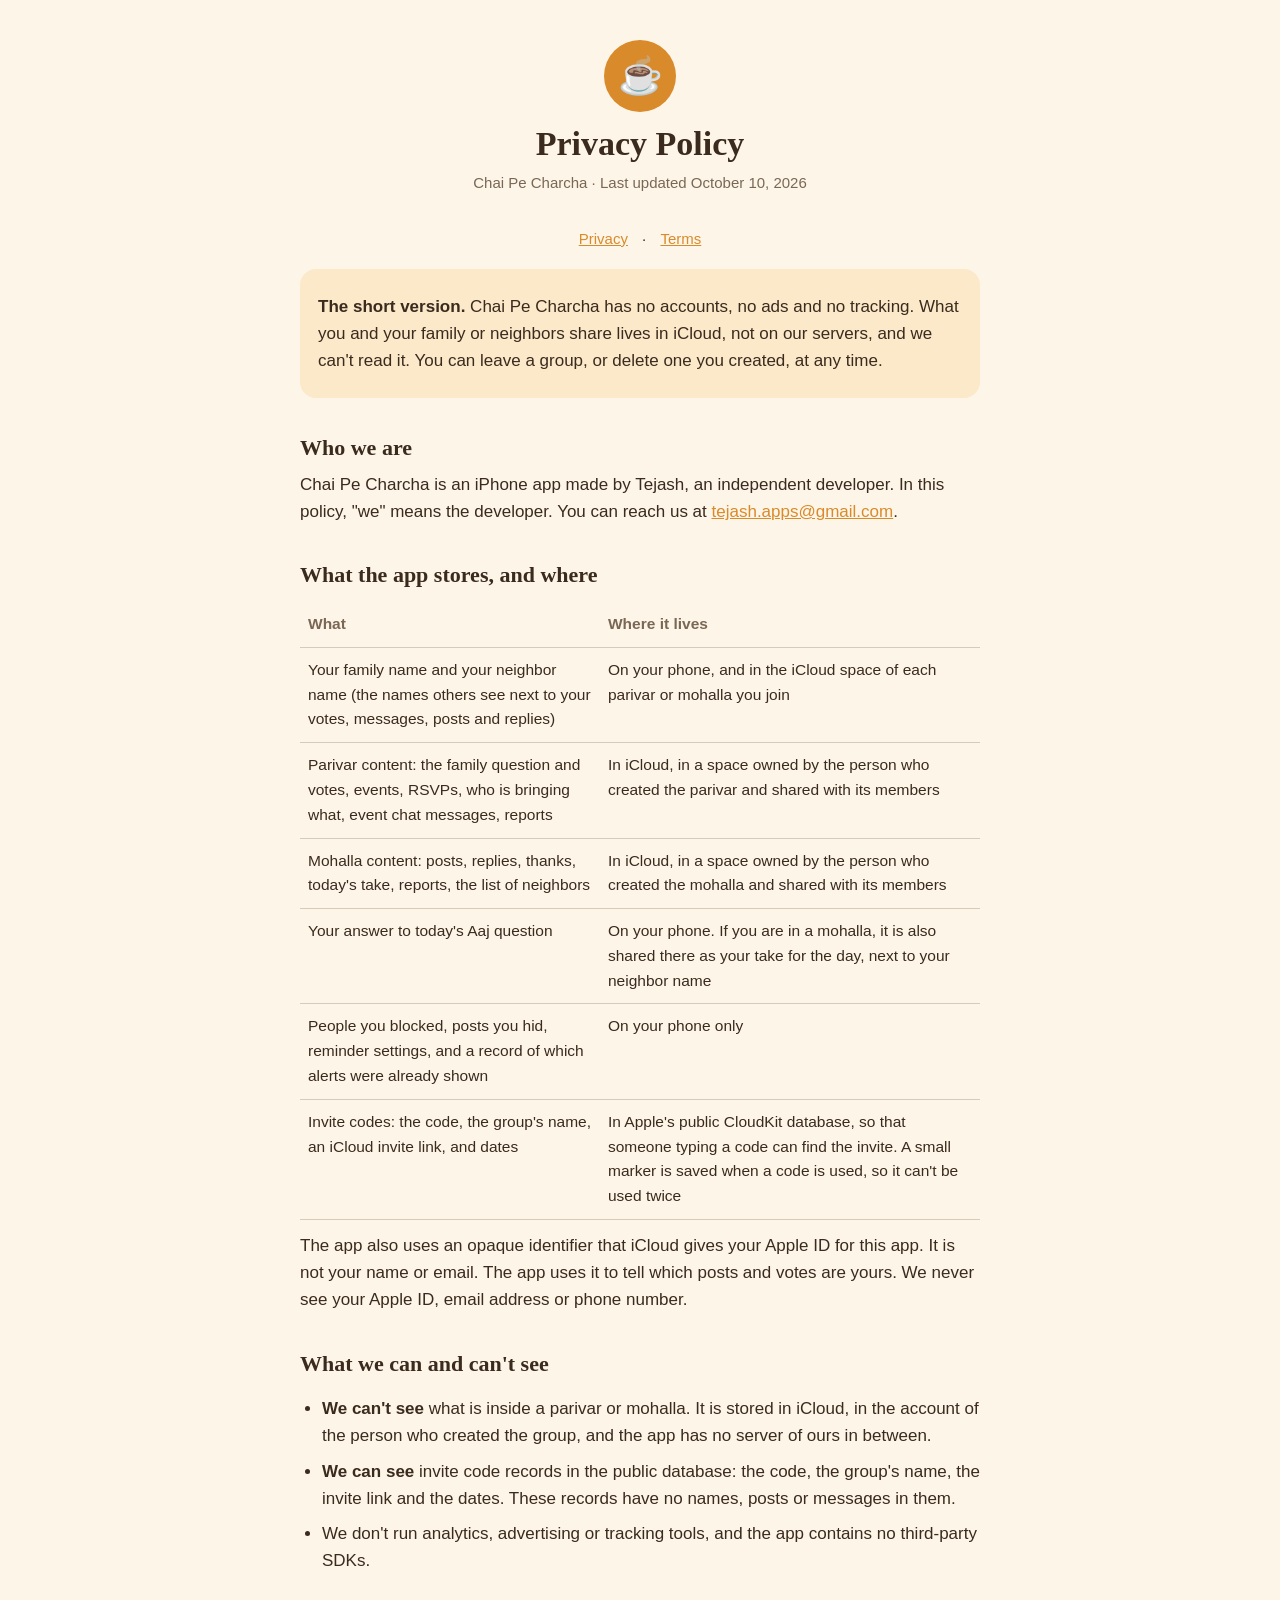
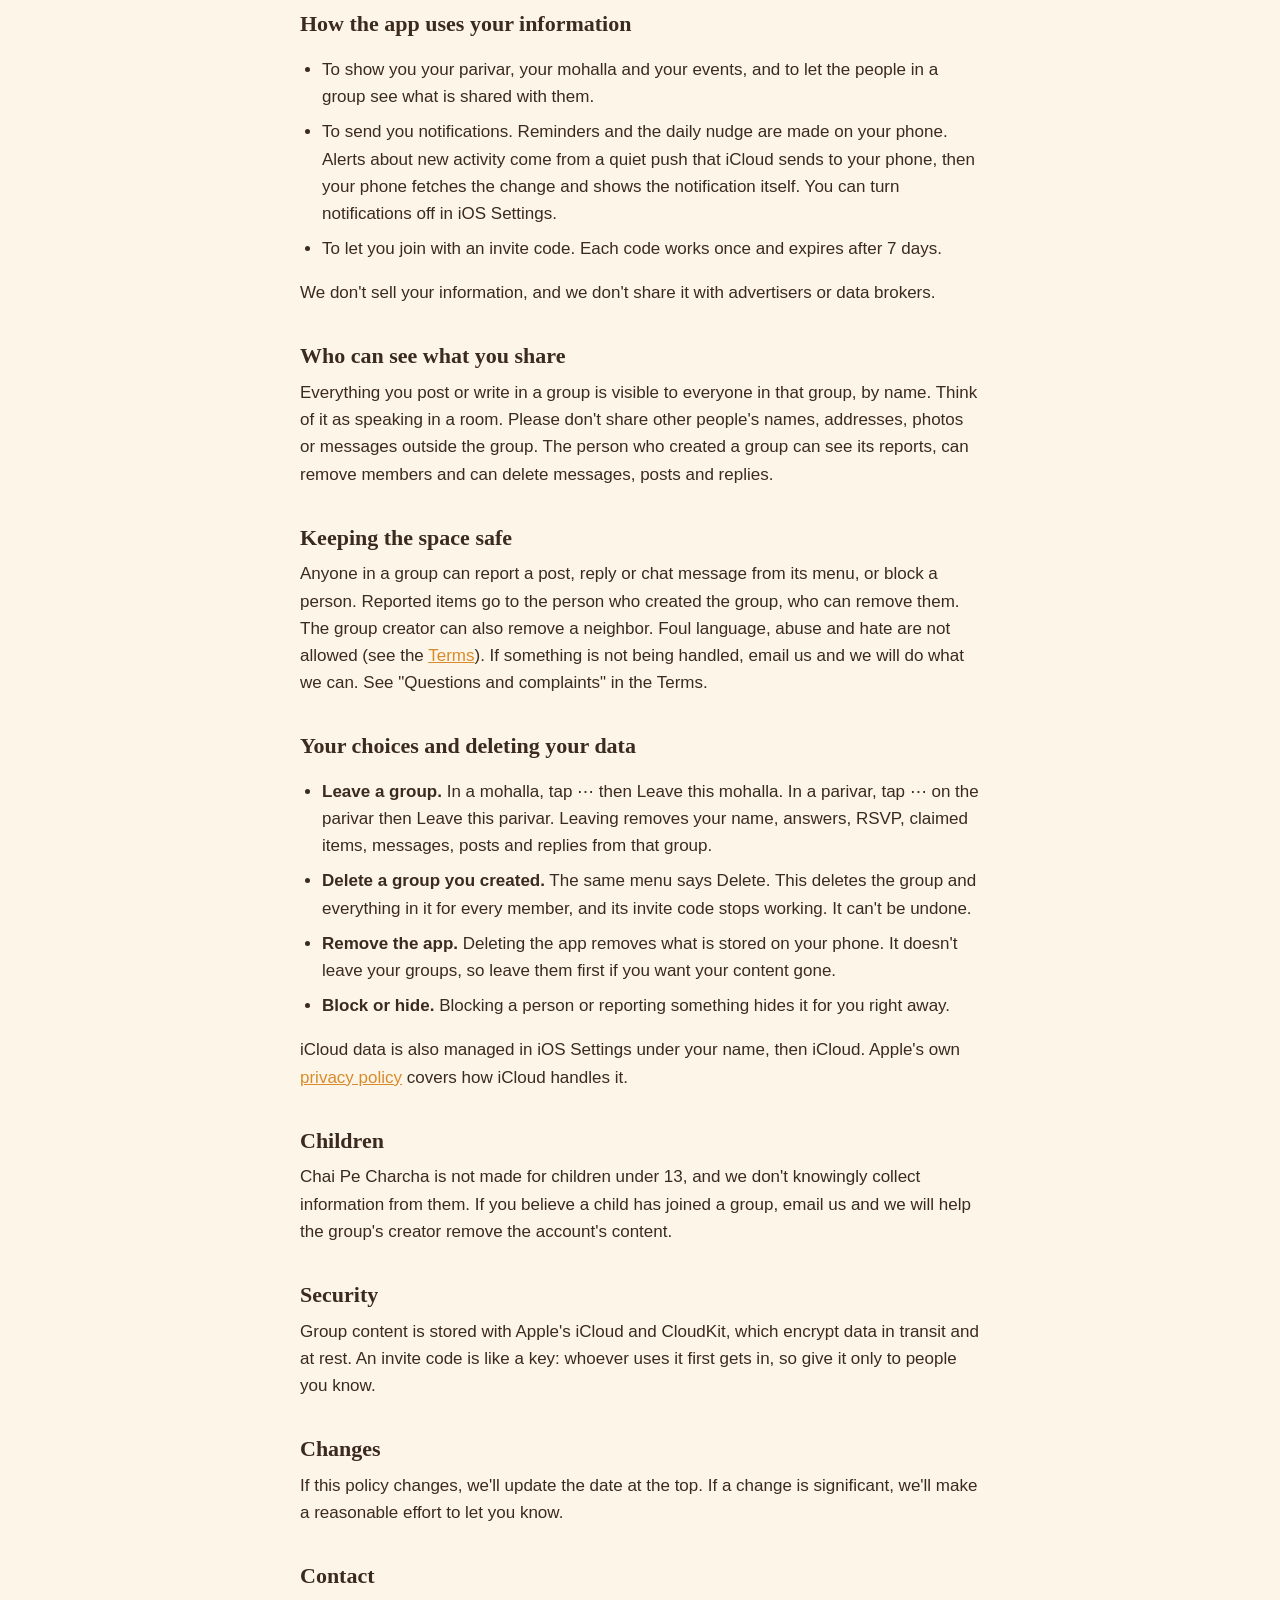
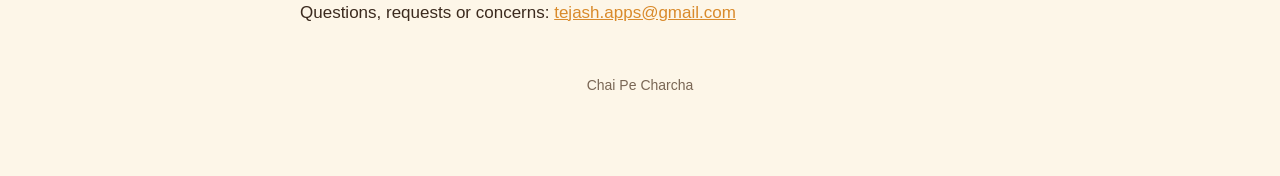
<file: index.html>
<!doctype html>
<html lang="en">
<head>
<meta charset="utf-8">
<meta name="viewport" content="width=device-width, initial-scale=1">
<title>Chai Pe Charcha Privacy Policy</title>
<link rel="stylesheet" href="style.css">
</head>
<body>
<main>
<header>
  <div class="logo" aria-hidden="true">☕</div>
  <h1>Privacy Policy</h1>
  <p class="updated">Chai Pe Charcha · Last updated October 10, 2026</p>
</header>
<nav><a href="index.html">Privacy</a> · <a href="terms.html">Terms</a></nav>

<div class="card">
  <p><strong>The short version.</strong> Chai Pe Charcha has no accounts, no ads and no tracking. What you and your family or neighbors share lives in iCloud, not on our servers, and we can't read it. You can leave a group, or delete one you created, at any time.</p>
</div>

<h2>Who we are</h2>
<p>Chai Pe Charcha is an iPhone app made by Tejash, an independent developer. In this policy, "we" means the developer. You can reach us at <a href="mailto:tejash.apps@gmail.com">tejash.apps@gmail.com</a>.</p>

<h2>What the app stores, and where</h2>
<table>
  <tr><th>What</th><th>Where it lives</th></tr>
  <tr><td>Your family name and your neighbor name (the names others see next to your votes, messages, posts and replies)</td><td>On your phone, and in the iCloud space of each parivar or mohalla you join</td></tr>
  <tr><td>Parivar content: the family question and votes, events, RSVPs, who is bringing what, event chat messages, reports</td><td>In iCloud, in a space owned by the person who created the parivar and shared with its members</td></tr>
  <tr><td>Mohalla content: posts, replies, thanks, today's take, reports, the list of neighbors</td><td>In iCloud, in a space owned by the person who created the mohalla and shared with its members</td></tr>
  <tr><td>Your answer to today's Aaj question</td><td>On your phone. If you are in a mohalla, it is also shared there as your take for the day, next to your neighbor name</td></tr>
  <tr><td>People you blocked, posts you hid, reminder settings, and a record of which alerts were already shown</td><td>On your phone only</td></tr>
  <tr><td>Invite codes: the code, the group's name, an iCloud invite link, and dates</td><td>In Apple's public CloudKit database, so that someone typing a code can find the invite. A small marker is saved when a code is used, so it can't be used twice</td></tr>
</table>
<p>The app also uses an opaque identifier that iCloud gives your Apple ID for this app. It is not your name or email. The app uses it to tell which posts and votes are yours. We never see your Apple ID, email address or phone number.</p>

<h2>What we can and can't see</h2>
<ul>
  <li><strong>We can't see</strong> what is inside a parivar or mohalla. It is stored in iCloud, in the account of the person who created the group, and the app has no server of ours in between.</li>
  <li><strong>We can see</strong> invite code records in the public database: the code, the group's name, the invite link and the dates. These records have no names, posts or messages in them.</li>
  <li>We don't run analytics, advertising or tracking tools, and the app contains no third-party SDKs.</li>
</ul>

<h2>How the app uses your information</h2>
<ul>
  <li>To show you your parivar, your mohalla and your events, and to let the people in a group see what is shared with them.</li>
  <li>To send you notifications. Reminders and the daily nudge are made on your phone. Alerts about new activity come from a quiet push that iCloud sends to your phone, then your phone fetches the change and shows the notification itself. You can turn notifications off in iOS Settings.</li>
  <li>To let you join with an invite code. Each code works once and expires after 7 days.</li>
</ul>
<p>We don't sell your information, and we don't share it with advertisers or data brokers.</p>

<h2>Who can see what you share</h2>
<p>Everything you post or write in a group is visible to everyone in that group, by name. Think of it as speaking in a room. Please don't share other people's names, addresses, photos or messages outside the group. The person who created a group can see its reports, can remove members and can delete messages, posts and replies.</p>

<h2>Keeping the space safe</h2>
<p>Anyone in a group can report a post, reply or chat message from its menu, or block a person. Reported items go to the person who created the group, who can remove them. The group creator can also remove a neighbor. Foul language, abuse and hate are not allowed (see the <a href="terms.html">Terms</a>). If something is not being handled, email us and we will do what we can. See "Questions and complaints" in the Terms.</p>

<h2>Your choices and deleting your data</h2>
<ul>
  <li><strong>Leave a group.</strong> In a mohalla, tap ⋯ then Leave this mohalla. In a parivar, tap ⋯ on the parivar then Leave this parivar. Leaving removes your name, answers, RSVP, claimed items, messages, posts and replies from that group.</li>
  <li><strong>Delete a group you created.</strong> The same menu says Delete. This deletes the group and everything in it for every member, and its invite code stops working. It can't be undone.</li>
  <li><strong>Remove the app.</strong> Deleting the app removes what is stored on your phone. It doesn't leave your groups, so leave them first if you want your content gone.</li>
  <li><strong>Block or hide.</strong> Blocking a person or reporting something hides it for you right away.</li>
</ul>
<p>iCloud data is also managed in iOS Settings under your name, then iCloud. Apple's own <a href="https://www.apple.com/legal/privacy/">privacy policy</a> covers how iCloud handles it.</p>

<h2>Children</h2>
<p>Chai Pe Charcha is not made for children under 13, and we don't knowingly collect information from them. If you believe a child has joined a group, email us and we will help the group's creator remove the account's content.</p>

<h2>Security</h2>
<p>Group content is stored with Apple's iCloud and CloudKit, which encrypt data in transit and at rest. An invite code is like a key: whoever uses it first gets in, so give it only to people you know.</p>

<h2>Changes</h2>
<p>If this policy changes, we'll update the date at the top. If a change is significant, we'll make a reasonable effort to let you know.</p>

<h2>Contact</h2>
<p>Questions, requests or concerns: <a href="mailto:tejash.apps@gmail.com">tejash.apps@gmail.com</a></p>

<footer>Chai Pe Charcha</footer>
</main>
</body>
</html>
</file>
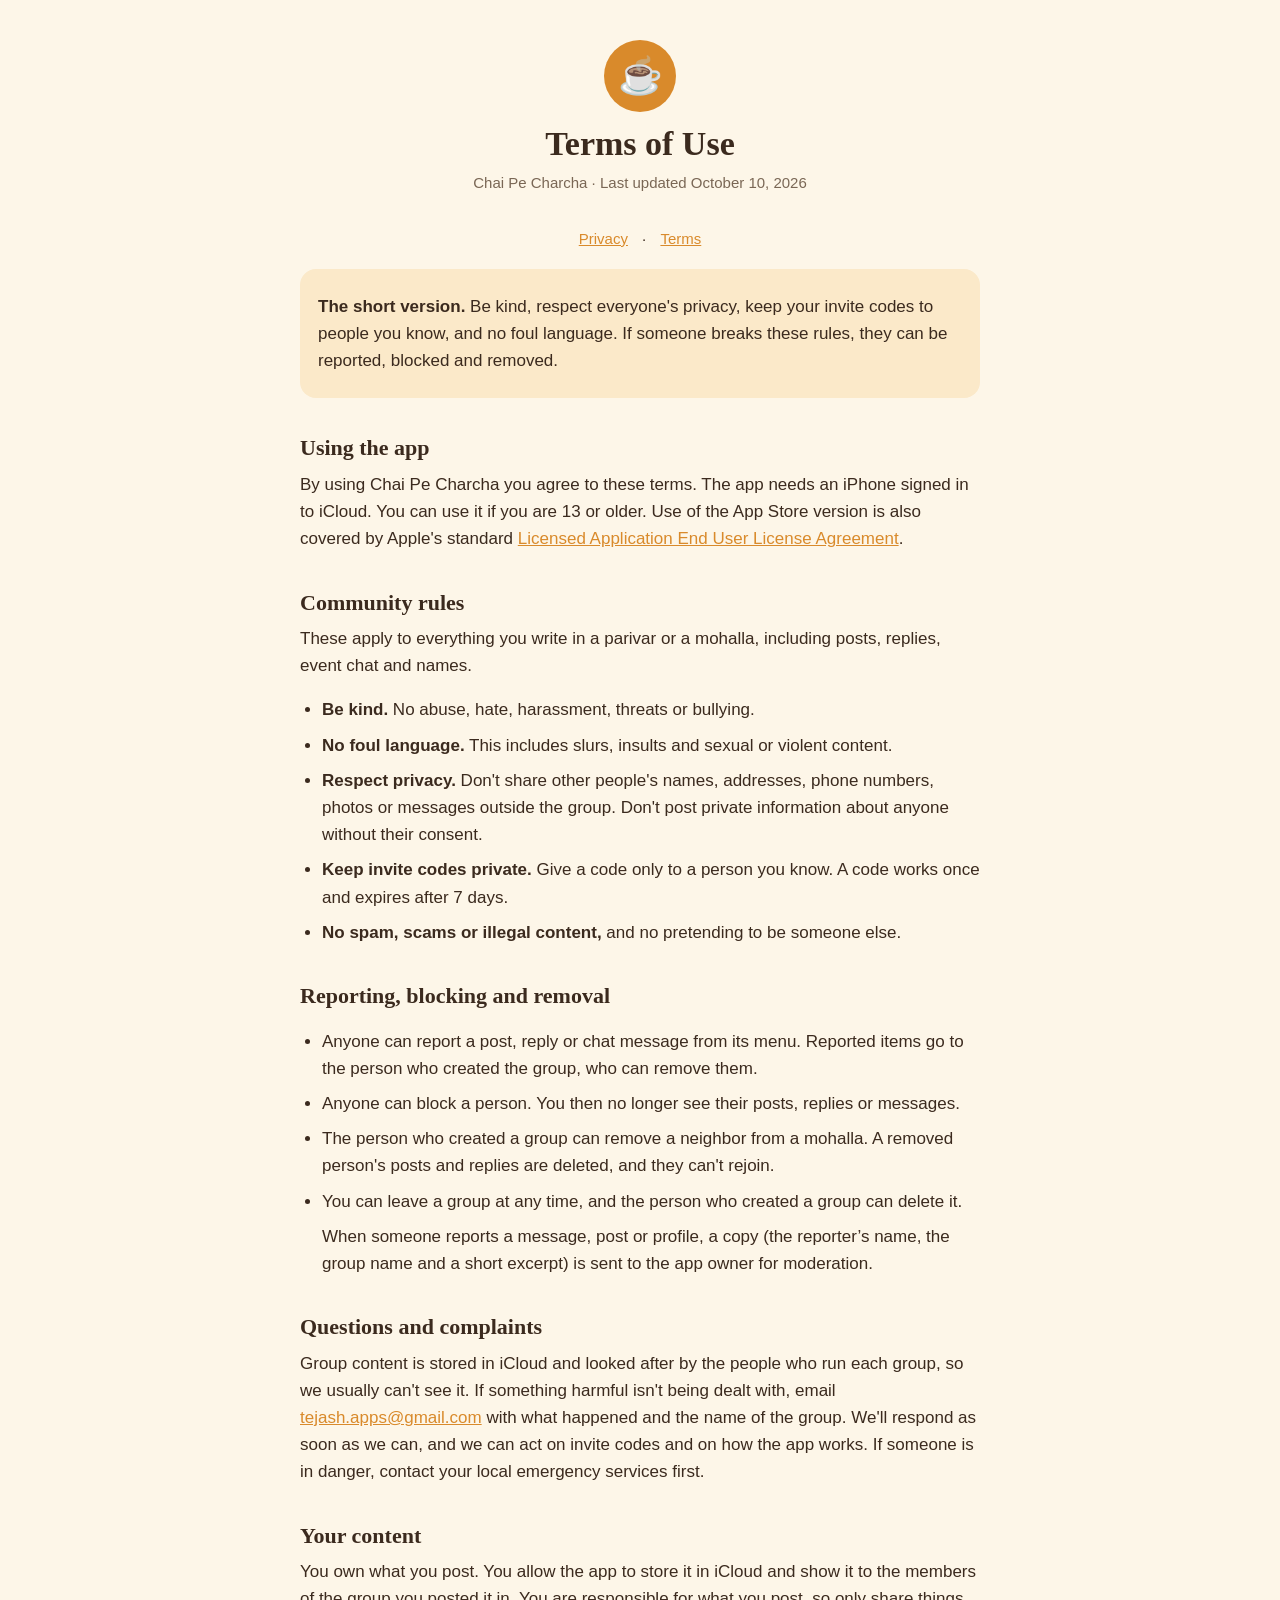
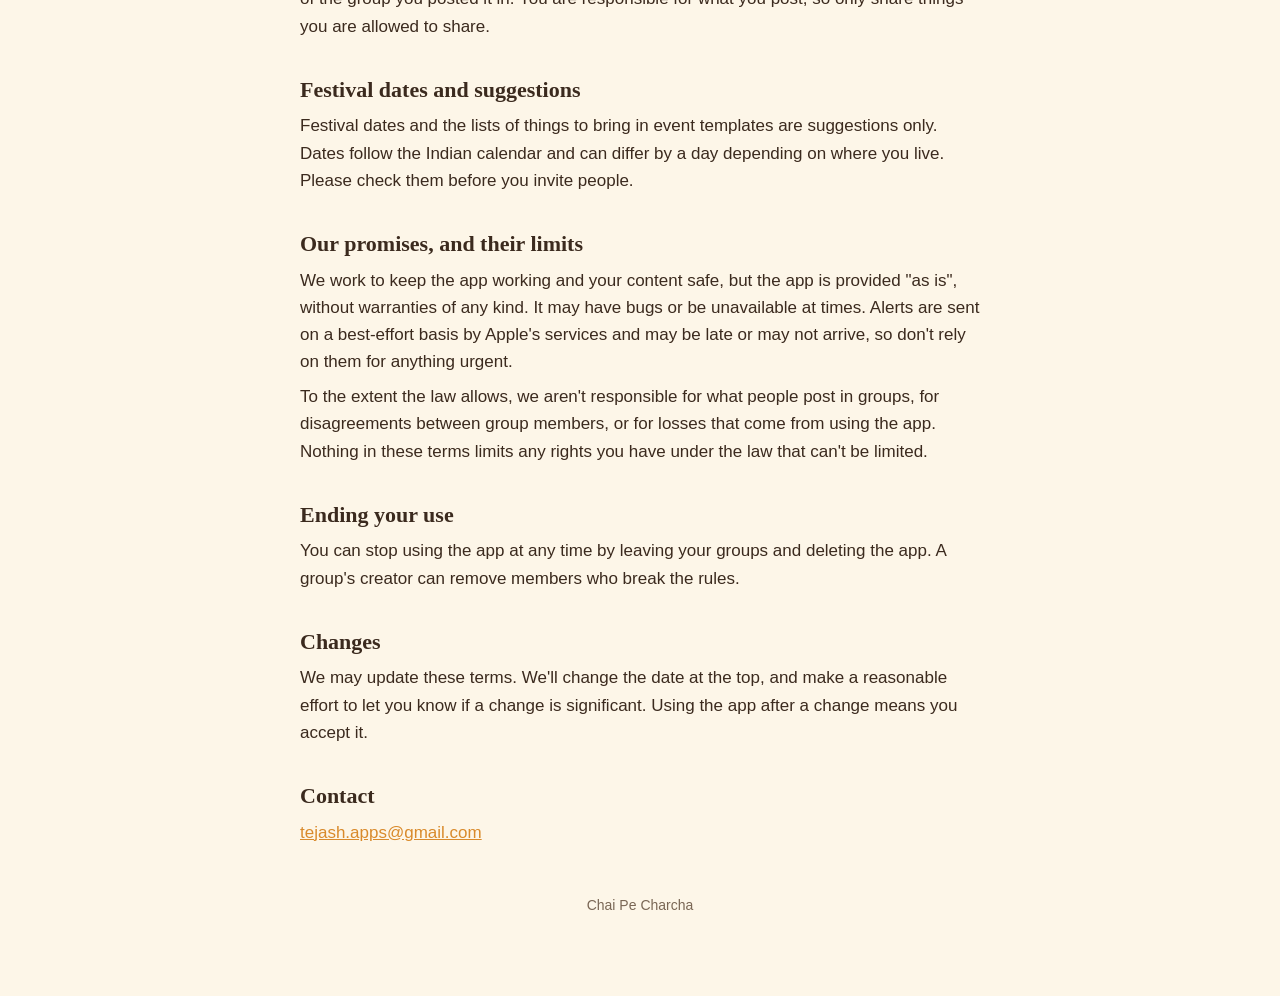
<file: terms.html>
<!doctype html>
<html lang="en">
<head>
<meta charset="utf-8">
<meta name="viewport" content="width=device-width, initial-scale=1">
<title>Chai Pe Charcha Terms of Use</title>
<link rel="stylesheet" href="style.css">
</head>
<body>
<main>
<header>
  <div class="logo" aria-hidden="true">☕</div>
  <h1>Terms of Use</h1>
  <p class="updated">Chai Pe Charcha · Last updated October 10, 2026</p>
</header>
<nav><a href="index.html">Privacy</a> · <a href="terms.html">Terms</a></nav>

<div class="card">
  <p><strong>The short version.</strong> Be kind, respect everyone's privacy, keep your invite codes to people you know, and no foul language. If someone breaks these rules, they can be reported, blocked and removed.</p>
</div>

<h2>Using the app</h2>
<p>By using Chai Pe Charcha you agree to these terms. The app needs an iPhone signed in to iCloud. You can use it if you are 13 or older. Use of the App Store version is also covered by Apple's standard <a href="https://www.apple.com/legal/internet-services/itunes/dev/stdeula/">Licensed Application End User License Agreement</a>.</p>

<h2>Community rules</h2>
<p>These apply to everything you write in a parivar or a mohalla, including posts, replies, event chat and names.</p>
<ul>
  <li><strong>Be kind.</strong> No abuse, hate, harassment, threats or bullying.</li>
  <li><strong>No foul language.</strong> This includes slurs, insults and sexual or violent content.</li>
  <li><strong>Respect privacy.</strong> Don't share other people's names, addresses, phone numbers, photos or messages outside the group. Don't post private information about anyone without their consent.</li>
  <li><strong>Keep invite codes private.</strong> Give a code only to a person you know. A code works once and expires after 7 days.</li>
  <li><strong>No spam, scams or illegal content,</strong> and no pretending to be someone else.</li>
</ul>

<h2>Reporting, blocking and removal</h2>
<ul>
  <li>Anyone can report a post, reply or chat message from its menu. Reported items go to the person who created the group, who can remove them.</li>
  <li>Anyone can block a person. You then no longer see their posts, replies or messages.</li>
  <li>The person who created a group can remove a neighbor from a mohalla. A removed person's posts and replies are deleted, and they can't rejoin.</li>
  <li>You can leave a group at any time, and the person who created a group can delete it.
  </li> When someone reports a message, post or profile, a copy (the reporter’s name, the group name and a short excerpt) is sent to the app owner for moderation.
</ul>

<h2>Questions and complaints</h2>
<p>Group content is stored in iCloud and looked after by the people who run each group, so we usually can't see it. If something harmful isn't being dealt with, email <a href="mailto:tejash.apps@gmail.com">tejash.apps@gmail.com</a> with what happened and the name of the group. We'll respond as soon as we can, and we can act on invite codes and on how the app works. If someone is in danger, contact your local emergency services first.</p>

<h2>Your content</h2>
<p>You own what you post. You allow the app to store it in iCloud and show it to the members of the group you posted it in. You are responsible for what you post, so only share things you are allowed to share.</p>

<h2>Festival dates and suggestions</h2>
<p>Festival dates and the lists of things to bring in event templates are suggestions only. Dates follow the Indian calendar and can differ by a day depending on where you live. Please check them before you invite people.</p>

<h2>Our promises, and their limits</h2>
<p>We work to keep the app working and your content safe, but the app is provided "as is", without warranties of any kind. It may have bugs or be unavailable at times. Alerts are sent on a best-effort basis by Apple's services and may be late or may not arrive, so don't rely on them for anything urgent.</p>
<p>To the extent the law allows, we aren't responsible for what people post in groups, for disagreements between group members, or for losses that come from using the app. Nothing in these terms limits any rights you have under the law that can't be limited.</p>

<h2>Ending your use</h2>
<p>You can stop using the app at any time by leaving your groups and deleting the app. A group's creator can remove members who break the rules.</p>

<h2>Changes</h2>
<p>We may update these terms. We'll change the date at the top, and make a reasonable effort to let you know if a change is significant. Using the app after a change means you accept it.</p>

<h2>Contact</h2>
<p><a href="mailto:tejash.apps@gmail.com">tejash.apps@gmail.com</a></p>

<footer>Chai Pe Charcha</footer>
</main>
</body>
</html>
</file>
<file: style.css>
:root {
  --cream: #fdf6e8;
  --card: #fbe9c9;
  --saffron: #d98a2b;
  --brown: #3b2a1e;
  --muted: #7a6755;
}
@media (prefers-color-scheme: dark) {
  :root { --cream: #1f1710; --card: #2d2218; --saffron: #e9a043; --brown: #f3e6d2; --muted: #b9a790; }
}
* { box-sizing: border-box; }
body {
  margin: 0;
  background: var(--cream);
  color: var(--brown);
  font: 17px/1.6 -apple-system, "SF Pro Text", "Helvetica Neue", Arial, sans-serif;
}
main { max-width: 720px; margin: 0 auto; padding: 40px 20px 80px; }
header { text-align: center; margin-bottom: 32px; }
.logo {
  width: 72px; height: 72px; border-radius: 50%;
  background: var(--saffron); display: inline-flex; align-items: center; justify-content: center;
  font-size: 36px; margin-bottom: 12px;
}
h1 { font: 700 34px/1.2 Georgia, "Times New Roman", serif; margin: 0 0 6px; }
h2 { font: 700 22px/1.3 Georgia, "Times New Roman", serif; margin: 36px 0 8px; }
.updated { color: var(--muted); font-size: 15px; margin: 0; }
p, li { margin: 8px 0; }
ul { padding-left: 22px; }
.card { background: var(--card); border-radius: 16px; padding: 16px 18px; margin: 18px 0; }
a { color: var(--saffron); }
nav { text-align: center; margin: 0 0 8px; font-size: 15px; }
nav a { margin: 0 10px; }
table { width: 100%; border-collapse: collapse; margin: 12px 0; font-size: 15.5px; }
th, td { text-align: left; vertical-align: top; padding: 10px 8px; border-bottom: 1px solid rgba(122,103,85,.3); }
th { color: var(--muted); font-weight: 600; }
footer { margin-top: 48px; text-align: center; color: var(--muted); font-size: 14px; }
</file>
